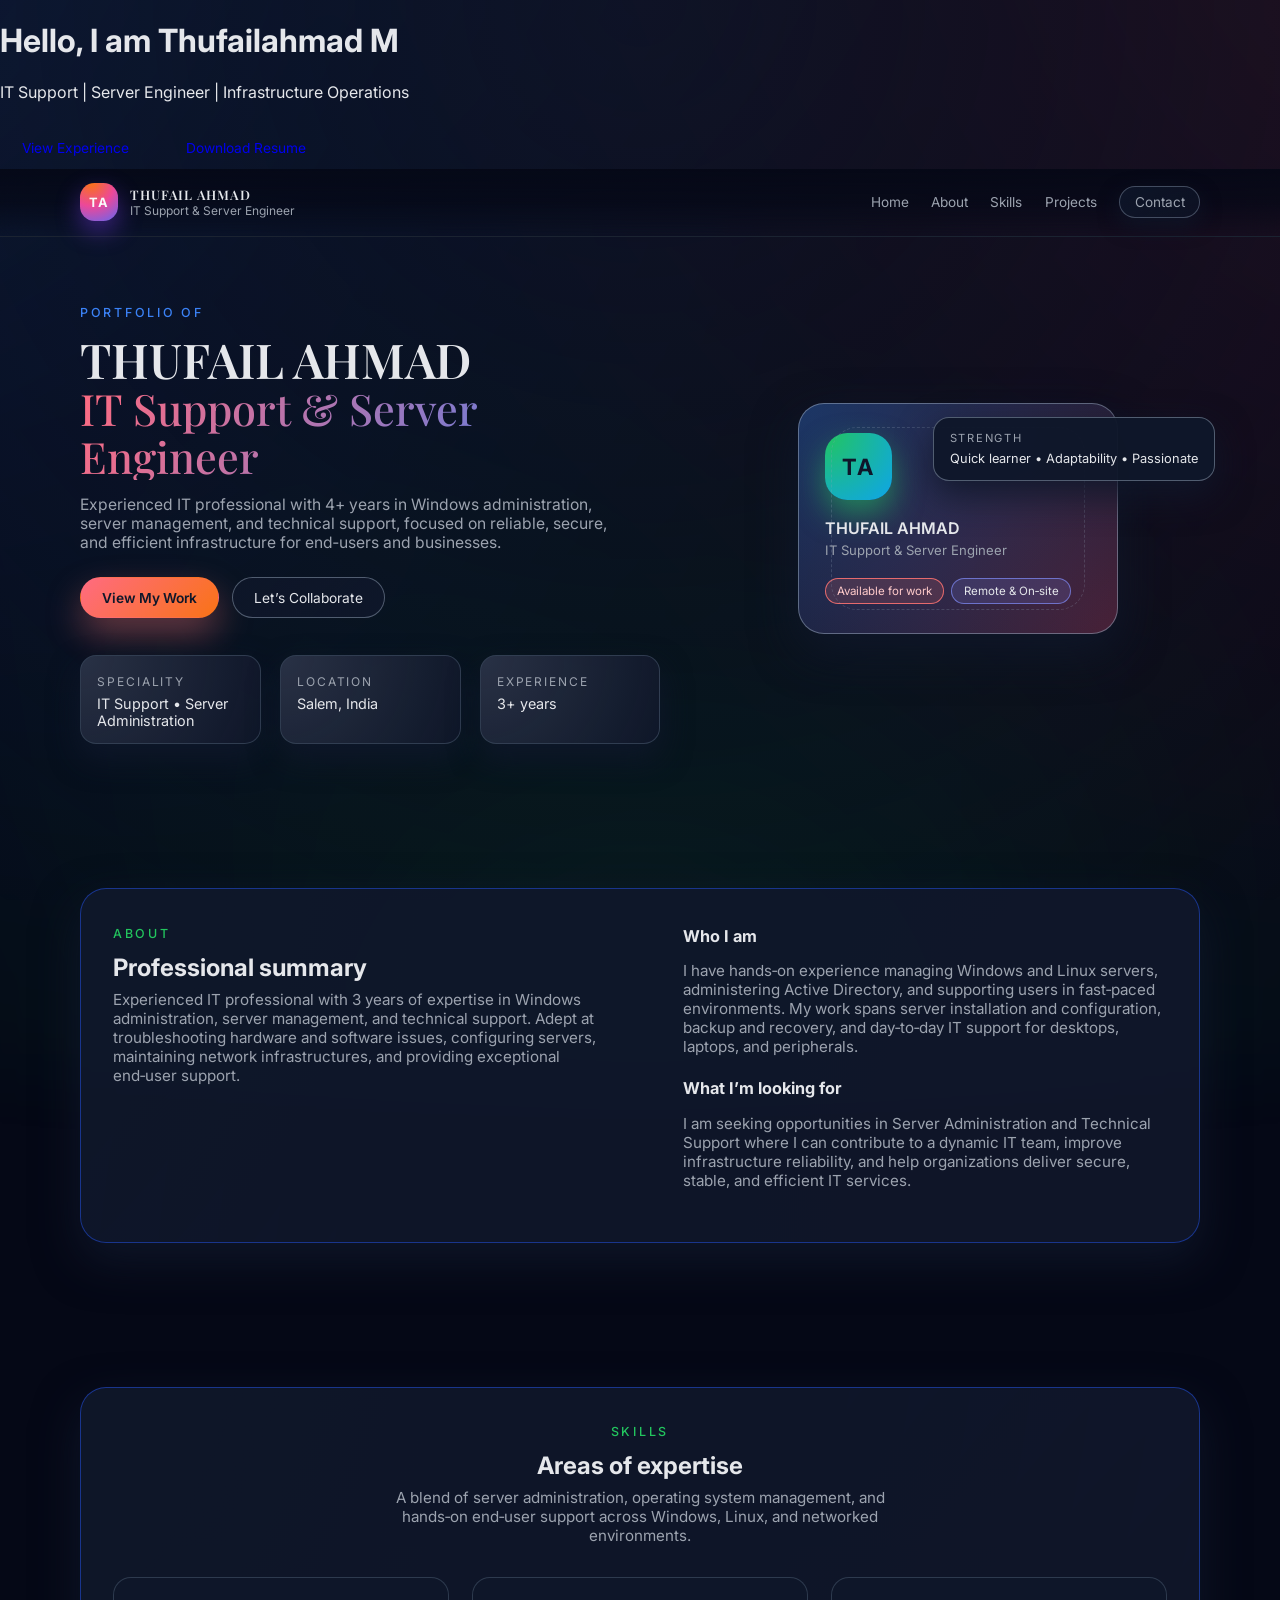
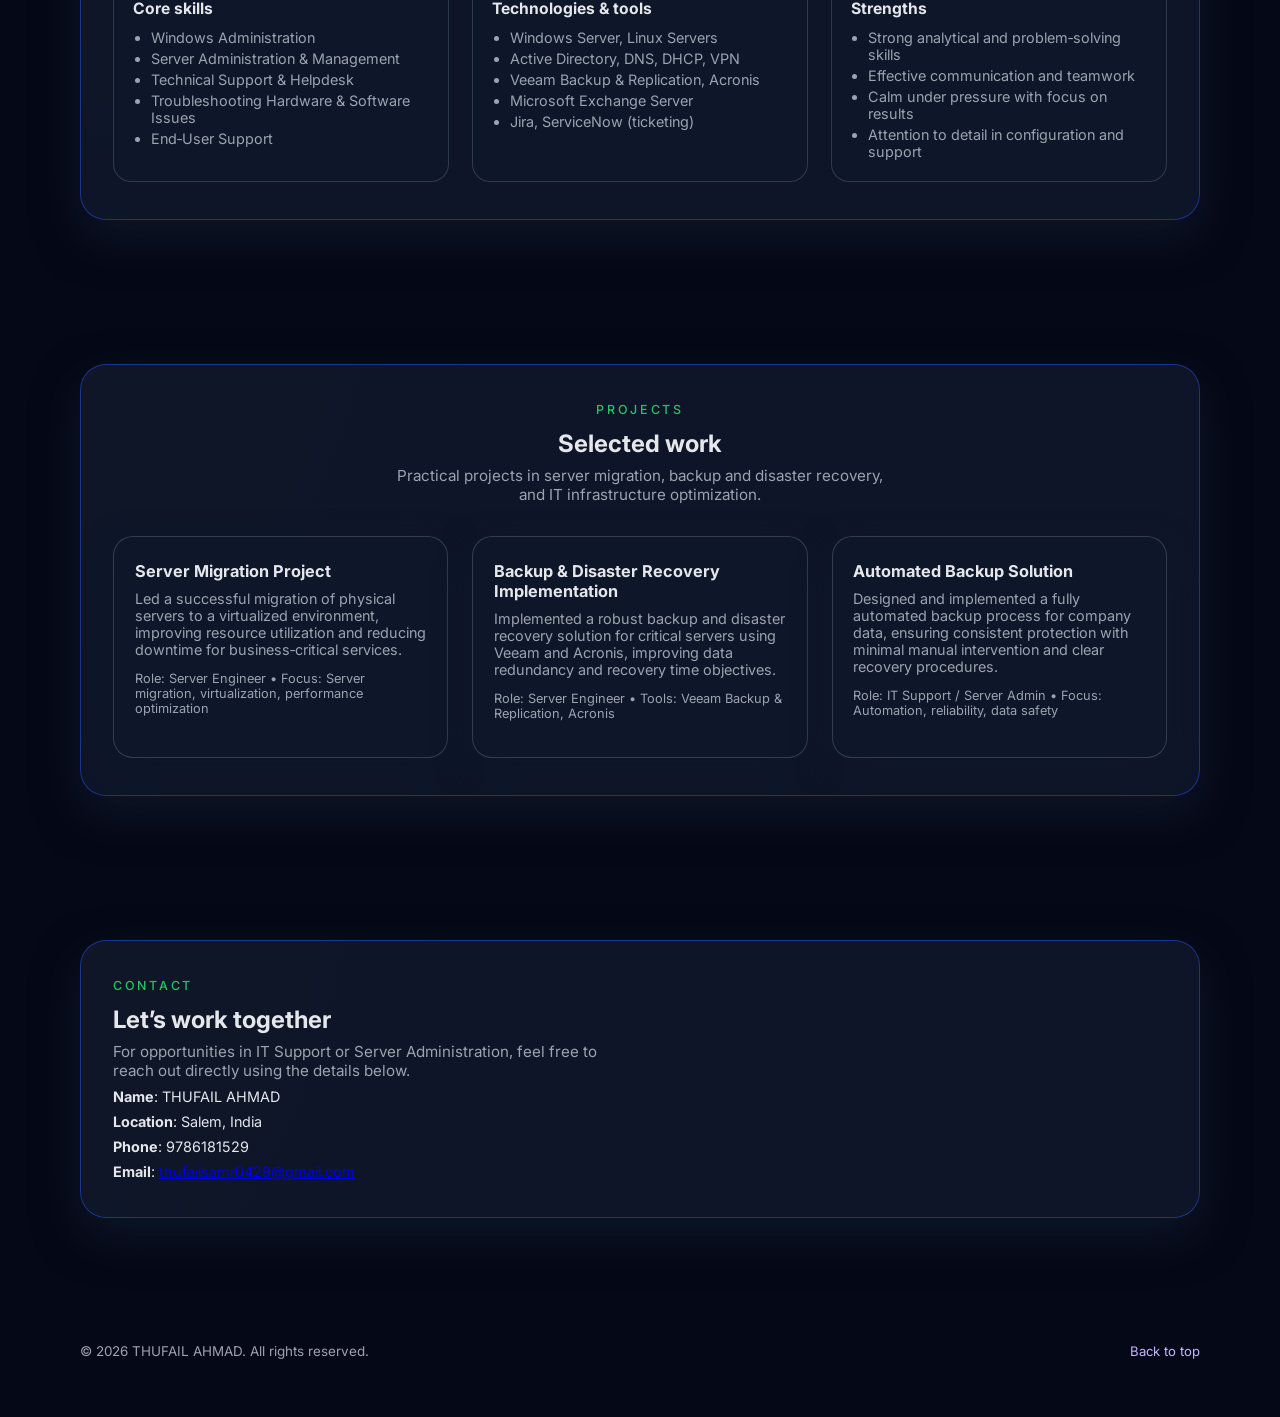
<file: index.html>
<!DOCTYPE html>
<html lang="en">
  <head>
    <meta charset="UTF-8" />
    <meta name="viewport" content="width=device-width, initial-scale=1.0" />
    <title>THUFAIL AHMAD | IT Support</title>
    <link rel="stylesheet" href="styles.css" />
    <link rel="preconnect" href="https://fonts.googleapis.com" />
    <link rel="preconnect" href="https://fonts.gstatic.com" crossorigin />
    <link
      href="https://fonts.googleapis.com/css2?family=Playfair+Display:wght@500;700&family=Inter:wght@300;400;500;600&display=swap"
      rel="stylesheet"
    />
  </head>
  <body>
    <div class="page-gradient"></div>
    <div class="hero-layout">
      <div class="hero-content reveal">
        <h1>Hello, I am <span>Thufailahmad M</span></h1>
        <p>IT Support | Server Engineer | Infrastructure Operations</p>
        <div class="hero-actions">
          <a class="btn" href="#experience">View Experience</a>
          <a class="btn btn-outline btn-download" href="./resume.html" download="Thufailahmad_M_Resume.html">Download Resume</a>
        </div>
      </div>

    <header class="site-header">
      <div class="container header-inner">
        <div class="brand">
          <span class="brand-mark">TA</span>
          <span class="brand-text">
            <span class="brand-name">THUFAIL AHMAD</span>
            <span class="brand-role">IT Support & Server Engineer</span>
          </span>
        </div>
        <nav class="nav">
          <a href="#hero" class="nav-link">Home</a>
          <a href="#about" class="nav-link">About</a>
          <a href="#skills" class="nav-link">Skills</a>
          <a href="#projects" class="nav-link">Projects</a>
          <a href="#contact" class="nav-link nav-cta">Contact</a>
        </nav>
      </div>
    </header>

    <main>
      <section id="hero" class="section hero" data-section>
        <div class="container hero-inner">
          <div class="hero-text">
            <p class="eyebrow">Portfolio of</p>
            <h1 class="hero-title">
              THUFAIL AHMAD
              <span class="hero-highlight">IT Support & Server Engineer</span>
            </h1>
            <p class="hero-subtitle">
              Experienced IT professional with 4+ years in Windows administration, server
              management, and technical support, focused on reliable, secure, and efficient
              infrastructure for end‑users and businesses.
            </p>
            <div class="hero-actions">
              <a href="#projects" class="btn btn-primary">View My Work</a>
              <a href="#contact" class="btn btn-ghost">Let’s Collaborate</a>
            </div>
            <div class="hero-meta">
              <div class="meta-item">
                <span class="meta-label">Speciality</span>
                <span class="meta-value">IT Support • Server Administration</span>
              </div>
              <div class="meta-item">
                <span class="meta-label">Location</span>
                <span class="meta-value">Salem, India</span>
              </div>
              <div class="meta-item">
                <span class="meta-label">Experience</span>
                <span class="meta-value">3+ years</span>
              </div>
            </div>
          </div>
          <div class="hero-visual">
            <div class="profile-card">
              <div class="profile-ring"></div>
              <div class="profile-avatar">
                <span class="avatar-initials">TA</span>
              </div>
              <div class="profile-info">
                <p class="profile-name">THUFAIL AHMAD</p>
                <p class="profile-title">IT Support & Server Engineer</p>
              </div>
              <div class="profile-tags">
                <span class="tag tag-accent">Available for work</span>
                <span class="tag tag-soft">Remote & On‑site</span>
              </div>
            </div>
            <div class="floating-card floating-card-1">
              <span class="floating-label">Strength</span>
              <span class="floating-value">Quick learner • Adaptability • Passionate</span>
            </div>
            
          </div>
        </div>
      </section>

      <section id="about" class="section about" data-section>
        <div class="container section-inner two-column">
          <div class="section-header">
            <p class="section-eyebrow">About</p>
            <h2 class="section-title">Professional summary</h2>
            <p class="section-description">
              Experienced IT professional with 3 years of expertise in Windows administration,
              server management, and technical support. Adept at troubleshooting hardware and
              software issues, configuring servers, maintaining network infrastructures, and
              providing exceptional end‑user support.
            </p>
          </div>
          <div class="section-body">
            <div class="about-block">
              <h3>Who I am</h3>
              <p>
                I have hands‑on experience managing Windows and Linux servers, administering
                Active Directory, and supporting users in fast‑paced environments. My work
                spans server installation and configuration, backup and recovery, and day‑to‑day
                IT support for desktops, laptops, and peripherals.
              </p>
            </div>
            <div class="about-block">
              <h3>What I’m looking for</h3>
              <p>
                I am seeking opportunities in Server Administration and Technical Support where
                I can contribute to a dynamic IT team, improve infrastructure reliability, and
                help organizations deliver secure, stable, and efficient IT services.
              </p>
            </div>
          </div>
        </div>
      </section>

      <section id="skills" class="section skills" data-section>
        <div class="container section-inner">
          <div class="section-header center">
            <p class="section-eyebrow">Skills</p>
            <h2 class="section-title">Areas of expertise</h2>
            <p class="section-description">
              A blend of server administration, operating system management, and hands‑on
              end‑user support across Windows, Linux, and networked environments.
            </p>
          </div>
          <div class="skills-grid">
            <article class="skill-card">
              <h3>Core skills</h3>
              <ul>
                <li>Windows Administration</li>
                <li>Server Administration & Management</li>
                <li>Technical Support & Helpdesk</li>
                <li>Troubleshooting Hardware & Software Issues</li>
                <li>End‑User Support</li>
              </ul>
            </article>
            <article class="skill-card">
              <h3>Technologies & tools</h3>
              <ul>
                <li>Windows Server, Linux Servers</li>
                <li>Active Directory, DNS, DHCP, VPN</li>
                <li>Veeam Backup & Replication, Acronis</li>
                <li>Microsoft Exchange Server</li>
                <li>Jira, ServiceNow (ticketing)</li>
              </ul>
            </article>
            <article class="skill-card">
              <h3>Strengths</h3>
              <ul>
                <li>Strong analytical and problem‑solving skills</li>
                <li>Effective communication and teamwork</li>
                <li>Calm under pressure with focus on results</li>
                <li>Attention to detail in configuration and support</li>
              </ul>
            </article>
          </div>
        </div>
      </section>

      <section id="projects" class="section projects" data-section>
        <div class="container section-inner">
          <div class="section-header center">
            <p class="section-eyebrow">Projects</p>
            <h2 class="section-title">Selected work</h2>
            <p class="section-description">
              Practical projects in server migration, backup and disaster recovery, and IT
              infrastructure optimization.
            </p>
          </div>
          <div class="projects-grid">
            <article class="project-card">
              
              <h3>Server Migration Project</h3>
              <p class="project-description">
                Led a successful migration of physical servers to a virtualized environment,
                improving resource utilization and reducing downtime for business‑critical
                services.
              </p>
              <p class="project-role">
                Role: Server Engineer • Focus: Server migration, virtualization, performance
                optimization
              </p>
            </article>
            <article class="project-card">
              <h3>Backup & Disaster Recovery Implementation</h3>
              <p class="project-description">
                Implemented a robust backup and disaster recovery solution for critical servers
                using Veeam and Acronis, improving data redundancy and recovery time
                objectives.
              </p>
              <p class="project-role">
                Role: Server Engineer • Tools: Veeam Backup & Replication, Acronis
              </p>
            </article>
            <article class="project-card">
              <h3>Automated Backup Solution</h3>
              <p class="project-description">
                Designed and implemented a fully automated backup process for company data,
                ensuring consistent protection with minimal manual intervention and clear
                recovery procedures.
              </p>
              <p class="project-role">
                Role: IT Support / Server Admin • Focus: Automation, reliability, data safety
              </p>
            </article>
          </div>
        </div>
      </section>

      <section id="contact" class="section contact" data-section>
        <div class="container section-inner two-column">
          <div class="section-header">
            <p class="section-eyebrow">Contact</p>
            <h2 class="section-title">Let’s work together</h2>
            <p class="section-description">
              For opportunities in IT Support or Server Administration, feel free to reach
              out directly using the details below.
            </p>
            <div class="contact-details">
              <p><strong>Name</strong>: THUFAIL AHMAD</p>
              <p><strong>Location</strong>: Salem, India</p>
              <p><strong>Phone</strong>: 9786181529</p>
              <p><strong>Email</strong>: <a href="mailto:thufailsamr0429@gmail.com">thufailsamr0429@gmail.com</a></p>
            </div>
          </div>
          
              <p class="form-note">
               
              </p>
            </form>
          </div>
        </div>
      </section>
    </main>

    <footer class="site-footer">
      <div class="container footer-inner">
        <p class="footer-text">
          © <span id="year"></span> THUFAIL AHMAD. All rights reserved.
        </p>
        <div class="footer-links">
          <a href="#hero" class="footer-link">Back to top</a>
        </div>
      </div>
    </footer>

    <script src="script.js"></script>
  </body>
</html>
</file>
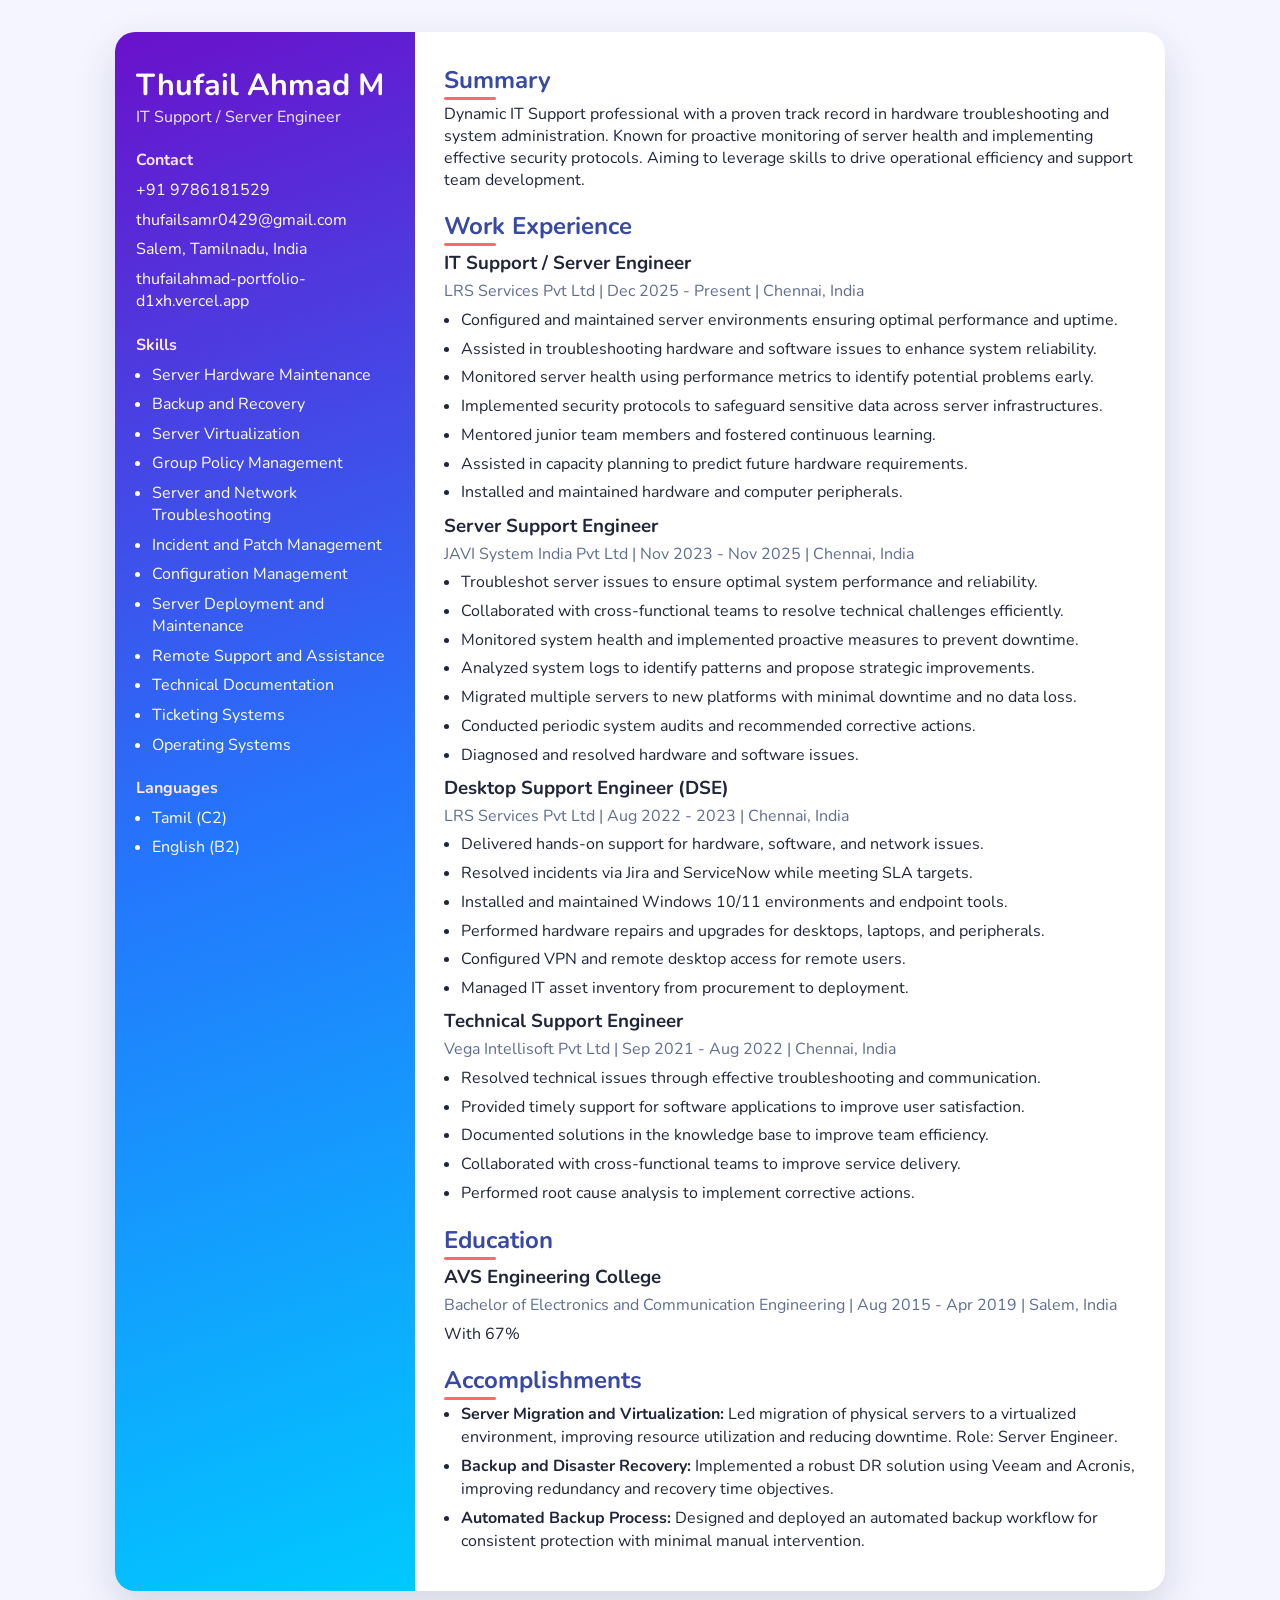
<file: resume.html>
<!DOCTYPE html>
<html lang="en">
<head>
  <meta charset="UTF-8">
  <meta name="viewport" content="width=device-width, initial-scale=1.0">
  <title>Thufail Ahmad M | Resume</title>
  <link rel="stylesheet" href="resume.css">
  <link rel="preconnect" href="https://fonts.googleapis.com">
  <link rel="preconnect" href="https://fonts.gstatic.com" crossorigin>
  <link href="https://fonts.googleapis.com/css2?family=Nunito:wght@400;600;700;800&display=swap" rel="stylesheet">
</head>
<body>
  <div class="resume-wrapper">
    <aside class="sidebar">
      <h1>Thufail Ahmad M</h1>
      <p class="role">IT Support / Server Engineer</p>

      <section>
        <h2>Contact</h2>
        <p>+91 9786181529</p>
        <p>thufailsamr0429@gmail.com</p>
        <p>Salem, Tamilnadu, India</p>
        <p>thufailahmad-portfolio-d1xh.vercel.app</p>
      </section>

      <section>
        <h2>Skills</h2>
        <ul>
          <li>Server Hardware Maintenance</li>
          <li>Backup and Recovery</li>
          <li>Server Virtualization</li>
          <li>Group Policy Management</li>
          <li>Server and Network Troubleshooting</li>
          <li>Incident and Patch Management</li>
          <li>Configuration Management</li>
          <li>Server Deployment and Maintenance</li>
          <li>Remote Support and Assistance</li>
          <li>Technical Documentation</li>
          <li>Ticketing Systems</li>
          <li>Operating Systems</li>
        </ul>
      </section>

      <section>
        <h2>Languages</h2>
        <ul>
          <li>Tamil (C2)</li>
          <li>English (B2)</li>
        </ul>
      </section>
    </aside>

    <main class="content">
      <section>
        <h2>Summary</h2>
        <p>
          Dynamic IT Support professional with a proven track record in hardware
          troubleshooting and system administration. Known for proactive monitoring of
          server health and implementing effective security protocols. Aiming to leverage
          skills to drive operational efficiency and support team development.
        </p>
      </section>

      <section>
        <h2>Work Experience</h2>
        <article>
          <h3>IT Support / Server Engineer</h3>
          <p class="meta">LRS Services Pvt Ltd | Dec 2025 - Present | Chennai, India</p>
          <ul>
            <li>Configured and maintained server environments ensuring optimal performance and uptime.</li>
            <li>Assisted in troubleshooting hardware and software issues to enhance system reliability.</li>
            <li>Monitored server health using performance metrics to identify potential problems early.</li>
            <li>Implemented security protocols to safeguard sensitive data across server infrastructures.</li>
            <li>Mentored junior team members and fostered continuous learning.</li>
            <li>Assisted in capacity planning to predict future hardware requirements.</li>
            <li>Installed and maintained hardware and computer peripherals.</li>
          </ul>
        </article>
        <article>
          <h3>Server Support Engineer</h3>
          <p class="meta">JAVI System India Pvt Ltd | Nov 2023 - Nov 2025 | Chennai, India</p>
          <ul>
            <li>Troubleshot server issues to ensure optimal system performance and reliability.</li>
            <li>Collaborated with cross-functional teams to resolve technical challenges efficiently.</li>
            <li>Monitored system health and implemented proactive measures to prevent downtime.</li>
            <li>Analyzed system logs to identify patterns and propose strategic improvements.</li>
            <li>Migrated multiple servers to new platforms with minimal downtime and no data loss.</li>
            <li>Conducted periodic system audits and recommended corrective actions.</li>
            <li>Diagnosed and resolved hardware and software issues.</li>
          </ul>
        </article>
        <article>
          <h3>Desktop Support Engineer (DSE)</h3>
          <p class="meta">LRS Services Pvt Ltd | Aug 2022 - 2023 | Chennai, India</p>
          <ul>
            <li>Delivered hands-on support for hardware, software, and network issues.</li>
            <li>Resolved incidents via Jira and ServiceNow while meeting SLA targets.</li>
            <li>Installed and maintained Windows 10/11 environments and endpoint tools.</li>
            <li>Performed hardware repairs and upgrades for desktops, laptops, and peripherals.</li>
            <li>Configured VPN and remote desktop access for remote users.</li>
            <li>Managed IT asset inventory from procurement to deployment.</li>
          </ul>
        </article>
        <article>
          <h3>Technical Support Engineer</h3>
          <p class="meta">Vega Intellisoft Pvt Ltd | Sep 2021 - Aug 2022 | Chennai, India</p>
          <ul>
            <li>Resolved technical issues through effective troubleshooting and communication.</li>
            <li>Provided timely support for software applications to improve user satisfaction.</li>
            <li>Documented solutions in the knowledge base to improve team efficiency.</li>
            <li>Collaborated with cross-functional teams to improve service delivery.</li>
            <li>Performed root cause analysis to implement corrective actions.</li>
          </ul>
        </article>
      </section>

      <section>
        <h2>Education</h2>
        <article>
          <h3>AVS Engineering College</h3>
          <p class="meta">Bachelor of Electronics and Communication Engineering | Aug 2015 - Apr 2019 | Salem, India</p>
          <p>With 67%</p>
        </article>
      </section>

      <section>
        <h2>Accomplishments</h2>
        <ul>
          <li>
            <strong>Server Migration and Virtualization:</strong> Led migration of physical servers to a virtualized environment,
            improving resource utilization and reducing downtime. Role: Server Engineer.
          </li>
          <li>
            <strong>Backup and Disaster Recovery:</strong> Implemented a robust DR solution using Veeam and Acronis,
            improving redundancy and recovery time objectives.
          </li>
          <li>
            <strong>Automated Backup Process:</strong> Designed and deployed an automated backup workflow for consistent
            protection with minimal manual intervention.
          </li>
        </ul>
      </section>
    </main>
  </div>
</body>
</html>
</file>
<file: styles.css>
:root {
  --bg: #050816;
  --bg-elevated: #0b1020;
  --bg-soft: #10172f;
  --accent: #ff6b81;
  --accent-soft: rgba(255, 107, 129, 0.12);
  --accent-2: #3b82f6;
  --accent-2-soft: rgba(59, 130, 246, 0.12);
  --accent-3: #22c55e;
  --text-main: #e5e7eb;
  --text-soft: #9ca3af;
  --border-subtle: rgba(148, 163, 184, 0.35);
  --shadow-soft: 0 18px 45px rgba(15, 23, 42, 0.9);
  --radius-lg: 18px;
  --radius-pill: 999px;
  --transition-fast: 180ms ease-out;
  --transition-med: 260ms ease-out;
}

*,
*::before,
*::after {
  box-sizing: border-box;
}

html,
body {
  margin: 0;
  padding: 0;
  scroll-behavior: smooth;
}

body {
  min-height: 100vh;
  font-family: "Inter", system-ui, -apple-system, BlinkMacSystemFont, "Segoe UI",
    sans-serif;
  color: var(--text-main);
  background-color: var(--bg);
  position: relative;
  overflow-x: hidden;
}

.page-gradient {
  position: fixed;
  inset: -20%;
  background:
    radial-gradient(circle at top left, rgba(59, 130, 246, 0.25), transparent 55%),
    radial-gradient(circle at top right, rgba(244, 63, 94, 0.22), transparent 55%),
    radial-gradient(circle at bottom, rgba(34, 197, 94, 0.18), transparent 55%);
  opacity: 0.7;
  filter: blur(40px);
  z-index: -2;
}

body::before {
  content: "";
  position: fixed;
  inset: 0;
  background: radial-gradient(circle at top, rgba(15, 23, 42, 0.6), transparent);
  z-index: -1;
}

.container {
  width: min(1120px, 100% - 3rem);
  margin-inline: auto;
}

.site-header {
  position: sticky;
  top: 0;
  z-index: 10;
  backdrop-filter: blur(18px);
  background: linear-gradient(
    to bottom,
    rgba(5, 8, 22, 0.9),
    rgba(5, 8, 22, 0.7),
    transparent
  );
  border-bottom: 1px solid rgba(31, 41, 55, 0.85);
}

.header-inner {
  display: flex;
  align-items: center;
  justify-content: space-between;
  padding-block: 0.9rem;
}

.brand {
  display: flex;
  align-items: center;
  gap: 0.75rem;
}

.brand-mark {
  display: inline-flex;
  align-items: center;
  justify-content: center;
  width: 2.4rem;
  height: 2.4rem;
  border-radius: 0.9rem;
  background: radial-gradient(circle at 30% 0%, #f97316, #ec4899 50%, #6366f1);
  color: #f9fafb;
  font-weight: 700;
  letter-spacing: 0.08em;
  font-size: 0.8rem;
  box-shadow: 0 10px 25px rgba(124, 58, 237, 0.45);
}

.brand-text {
  display: flex;
  flex-direction: column;
}

.brand-name {
  font-family: "Playfair Display", "Times New Roman", serif;
  font-weight: 600;
  letter-spacing: 0.06em;
  text-transform: uppercase;
  font-size: 0.82rem;
}

.brand-role {
  font-size: 0.75rem;
  color: var(--text-soft);
}

.nav {
  display: flex;
  gap: 1.4rem;
  align-items: center;
}

.nav-link {
  font-size: 0.85rem;
  color: var(--text-soft);
  text-decoration: none;
  padding: 0.35rem 0;
  position: relative;
  transition: color var(--transition-fast);
}

.nav-link::after {
  content: "";
  position: absolute;
  left: 0;
  bottom: -0.35rem;
  width: 0;
  height: 2px;
  border-radius: 999px;
  background: linear-gradient(to right, var(--accent), var(--accent-2));
  transition: width var(--transition-med);
}

.nav-link:hover,
.nav-link:focus-visible {
  color: #f9fafb;
}

.nav-link:hover::after,
.nav-link:focus-visible::after {
  width: 50%;
}

.nav-cta {
  padding-inline: 0.9rem;
  padding-block: 0.45rem;
  border-radius: 999px;
  border: 1px solid rgba(148, 163, 184, 0.4);
  background: linear-gradient(
    135deg,
    rgba(15, 23, 42, 0.9),
    rgba(15, 23, 42, 0.6)
  );
  box-shadow: 0 8px 20px rgba(15, 23, 42, 0.75);
}

.nav-cta::after {
  display: none;
}

.nav-cta:hover {
  border-color: rgba(248, 250, 252, 0.55);
  transform: translateY(-1px);
}

.section {
  padding-block: 4.5rem;
}

.hero {
  padding-top: 3.5rem;
}

.hero-inner {
  display: grid;
  grid-template-columns: minmax(0, 1.2fr) minmax(0, 1fr);
  gap: 3.5rem;
  align-items: center;
}

.eyebrow {
  font-size: 0.78rem;
  letter-spacing: 0.22em;
  text-transform: uppercase;
  color: var(--accent-2);
  font-weight: 500;
}

.hero-title {
  margin: 0.6rem 0 0.75rem;
  font-family: "Playfair Display", "Times New Roman", serif;
  font-weight: 600;
  font-size: clamp(2.3rem, 4vw, 3rem);
  line-height: 1.1;
}

.hero-highlight {
  display: block;
  font-size: 0.9em;
  font-weight: 500;
  background: linear-gradient(120deg, var(--accent), var(--accent-2));
  -webkit-background-clip: text;
  background-clip: text;
  color: transparent;
}

.hero-subtitle {
  margin: 0;
  margin-top: 0.9rem;
  color: var(--text-soft);
  font-size: 0.98rem;
  max-width: 34rem;
}

.hero-actions {
  display: flex;
  flex-wrap: wrap;
  gap: 0.85rem;
  margin-top: 1.6rem;
}

.btn {
  display: inline-flex;
  align-items: center;
  justify-content: center;
  padding: 0.72rem 1.3rem;
  font-size: 0.86rem;
  border-radius: var(--radius-pill);
  border: 1px solid transparent;
  cursor: pointer;
  text-decoration: none;
  transition:
    background-color var(--transition-med),
    border-color var(--transition-med),
    color var(--transition-med),
    transform var(--transition-fast),
    box-shadow var(--transition-fast);
  white-space: nowrap;
}

.btn-primary {
  background: linear-gradient(135deg, var(--accent), #f97316);
  color: #0f172a;
  font-weight: 600;
  box-shadow: 0 16px 35px rgba(248, 113, 113, 0.4);
}

.btn-primary:hover {
  transform: translateY(-1px);
  box-shadow: 0 22px 45px rgba(248, 113, 113, 0.55);
}

.btn-ghost {
  border-color: rgba(148, 163, 184, 0.5);
  color: var(--text-main);
  background: linear-gradient(
    135deg,
    rgba(15, 23, 42, 0.8),
    rgba(15, 23, 42, 0.95)
  );
}

.btn-ghost:hover {
  border-color: rgba(248, 250, 252, 0.7);
  background: linear-gradient(
    135deg,
    rgba(15, 23, 42, 0.95),
    rgba(15, 23, 42, 0.9)
  );
}

.full-width {
  width: 100%;
}

.hero-meta {
  display: grid;
  grid-template-columns: repeat(3, minmax(0, 1fr));
  gap: 1.2rem;
  margin-top: 2.3rem;
}

.meta-item {
  padding: 0.85rem 1rem;
  border-radius: 16px;
  background: radial-gradient(circle at top left, rgba(148, 163, 184, 0.2), transparent),
    rgba(15, 23, 42, 0.95);
  border: 1px solid rgba(51, 65, 85, 0.9);
  box-shadow: 0 14px 30px rgba(15, 23, 42, 0.95);
}

.meta-label {
  font-size: 0.75rem;
  text-transform: uppercase;
  letter-spacing: 0.16em;
  color: var(--text-soft);
}

.meta-value {
  display: block;
  margin-top: 0.35rem;
  font-size: 0.9rem;
}

.hero-visual {
  position: relative;
  display: flex;
  align-items: center;
  justify-content: center;
}

.profile-card {
  position: relative;
  width: 100%;
  max-width: 320px;
  padding: 1.8rem 1.6rem;
  border-radius: 26px;
  background: radial-gradient(circle at top left, rgba(59, 130, 246, 0.3), transparent)
      border-box,
    radial-gradient(circle at bottom right, rgba(244, 63, 94, 0.25), transparent)
      border-box,
    rgba(15, 23, 42, 0.96);
  border: 1px solid rgba(148, 163, 184, 0.55);
  box-shadow: 0 18px 45px rgba(15, 23, 42, 0.9);
  overflow: hidden;
}

.profile-ring {
  position: absolute;
  inset: 10%;
  border-radius: inherit;
  border: 1px dashed rgba(148, 163, 184, 0.45);
  opacity: 0.55;
}

.profile-avatar {
  width: 4.2rem;
  height: 4.2rem;
  border-radius: 1.4rem;
  background: radial-gradient(circle at top left, #22c55e, #0ea5e9);
  display: flex;
  align-items: center;
  justify-content: center;
  color: #0f172a;
  font-weight: 700;
  font-size: 1.4rem;
  box-shadow: 0 14px 30px rgba(34, 197, 94, 0.55);
  margin-bottom: 1.1rem;
}

.avatar-initials {
  letter-spacing: 0.08em;
}

.profile-info {
  position: relative;
  z-index: 1;
}

.profile-name {
  margin: 0;
  font-weight: 600;
}

.profile-title {
  margin: 0.25rem 0 0;
  font-size: 0.82rem;
  color: var(--text-soft);
}

.profile-tags {
  display: flex;
  flex-wrap: wrap;
  gap: 0.45rem;
  margin-top: 1.3rem;
}

.tag {
  font-size: 0.72rem;
  padding: 0.3rem 0.7rem;
  border-radius: 999px;
  border: 1px solid rgba(148, 163, 184, 0.55);
  background: rgba(15, 23, 42, 0.85);
}

.tag-accent {
  border-color: rgba(248, 113, 113, 0.9);
  background: rgba(248, 113, 113, 0.16);
  color: #fecaca;
}

.tag-soft {
  border-color: rgba(129, 140, 248, 0.7);
  background: rgba(129, 140, 248, 0.16);
}

.floating-card {
  position: absolute;
  min-width: 190px;
  padding: 0.85rem 1rem;
  border-radius: 16px;
  background: rgba(15, 23, 42, 0.96);
  border: 1px solid rgba(148, 163, 184, 0.5);
  box-shadow: 0 14px 35px rgba(15, 23, 42, 0.9);
  font-size: 0.8rem;
}

.floating-card-1 {
  top: 6%;
  right: -3%;
}

.floating-card-2 {
  bottom: 0;
  left: -4%;
}

.floating-label {
  display: block;
  text-transform: uppercase;
  letter-spacing: 0.16em;
  font-size: 0.7rem;
  color: var(--text-soft);
}

.floating-value {
  display: block;
  margin-top: 0.35rem;
}

.section-inner {
  background: rgba(15, 23, 42, 0.9);
  border-radius: 26px;
  padding: 2.3rem 2rem;
  border: 1px solid rgba(30, 64, 175, 0.75);
  box-shadow: var(--shadow-soft);
  position: relative;
  overflow: hidden;
}

.section-inner::before {
  content: "";
  position: absolute;
  inset: -40%;
  background: radial-gradient(circle at top left, rgba(56, 189, 248, 0.14), transparent),
    radial-gradient(circle at bottom right, rgba(244, 114, 182, 0.14), transparent);
  opacity: 0.9;
  z-index: -1;
}

.two-column {
  display: grid;
  grid-template-columns: minmax(0, 1.1fr) minmax(0, 1fr);
  gap: 2.3rem;
}

.section-header {
  max-width: 32rem;
}

.section-header.center {
  text-align: center;
  margin-inline: auto;
}

.section-eyebrow {
  font-size: 0.78rem;
  letter-spacing: 0.22em;
  text-transform: uppercase;
  color: var(--accent-3);
  font-weight: 500;
  margin: 0;
}

.section-title {
  margin: 0.75rem 0 0.5rem;
  font-size: 1.5rem;
}

.section-description {
  margin: 0;
  color: var(--text-soft);
  font-size: 0.95rem;
}

.section-body {
  font-size: 0.95rem;
  color: var(--text-soft);
}

.about-block + .about-block {
  margin-top: 1.4rem;
}

.about-block h3 {
  margin: 0 0 0.35rem;
  font-size: 1.02rem;
  color: #e5e7eb;
}

.skills-grid {
  margin-top: 2rem;
  display: grid;
  grid-template-columns: repeat(3, minmax(0, 1fr));
  gap: 1.4rem;
}

.skill-card {
  padding: 1.3rem 1.2rem;
  border-radius: 18px;
  background: rgba(15, 23, 42, 0.94);
  border: 1px solid rgba(51, 65, 85, 0.85);
}

.skill-card h3 {
  margin: 0 0 0.7rem;
  font-size: 0.98rem;
}

.skill-card ul {
  margin: 0;
  padding-left: 1.1rem;
  font-size: 0.9rem;
  color: var(--text-soft);
}

.skill-card li + li {
  margin-top: 0.25rem;
}

.projects-grid {
  margin-top: 2rem;
  display: grid;
  grid-template-columns: repeat(3, minmax(0, 1fr));
  gap: 1.5rem;
}

.project-card {
  position: relative;
  padding: 1.5rem 1.3rem;
  border-radius: 20px;
  background: rgba(15, 23, 42, 0.95);
  border: 1px solid rgba(51, 65, 85, 0.95);
  box-shadow: 0 14px 35px rgba(15, 23, 42, 0.95);
  transition:
    transform var(--transition-med),
    box-shadow var(--transition-med),
    border-color var(--transition-med),
    background var(--transition-med);
}

.project-card:hover {
  transform: translateY(-4px);
  border-color: rgba(96, 165, 250, 0.9);
  background: linear-gradient(
    145deg,
    rgba(15, 23, 42, 0.98),
    rgba(15, 23, 42, 0.9)
  );
  box-shadow: 0 22px 50px rgba(15, 23, 42, 0.98);
}

.project-chip {
  position: absolute;
  top: 0.9rem;
  right: 1rem;
  font-size: 0.68rem;
  text-transform: uppercase;
  letter-spacing: 0.16em;
  padding: 0.22rem 0.55rem;
  border-radius: 999px;
  background: var(--accent-soft);
  color: #fecaca;
  border: 1px solid rgba(248, 113, 113, 0.8);
}

.project-card h3 {
  margin: 0 0 0.55rem;
  font-size: 1.02rem;
}

.project-description {
  margin: 0;
  font-size: 0.9rem;
  color: var(--text-soft);
}

.project-role {
  margin: 0.85rem 0 0.75rem;
  font-size: 0.8rem;
  color: #9ca3af;
}

.project-links {
  display: flex;
  gap: 0.7rem;
  align-items: center;
}

.project-link {
  font-size: 0.82rem;
  color: #bfdbfe;
  text-decoration: none;
  display: inline-flex;
  align-items: center;
  gap: 0.25rem;
  position: relative;
}

.project-link::after {
  content: "";
  position: absolute;
  left: 0;
  bottom: -0.18rem;
  width: 100%;
  height: 1px;
  border-radius: 999px;
  background: rgba(191, 219, 254, 0.7);
  transform-origin: left;
  transform: scaleX(0);
  transition: transform var(--transition-med);
}

.project-card:hover .project-link::after {
  transform: scaleX(1);
}

.contact-details p {
  margin: 0.5rem 0 0;
  font-size: 0.9rem;
}

.contact-form {
  padding: 1.5rem 1.3rem;
  border-radius: 20px;
  background: rgba(15, 23, 42, 0.96);
  border: 1px solid rgba(51, 65, 85, 0.9);
}

.form-row {
  display: flex;
  flex-direction: column;
  gap: 0.35rem;
  margin-bottom: 0.9rem;
}

.form-row label {
  font-size: 0.82rem;
  color: var(--text-soft);
}

.form-row input,
.form-row textarea {
  border-radius: 12px;
  border: 1px solid rgba(75, 85, 99, 0.9);
  background: rgba(15, 23, 42, 0.98);
  color: var(--text-main);
  padding: 0.6rem 0.75rem;
  font-size: 0.88rem;
  font-family: inherit;
  outline: none;
  transition:
    border-color var(--transition-fast),
    box-shadow var(--transition-fast),
    background var(--transition-fast);
}

.form-row input::placeholder,
.form-row textarea::placeholder {
  color: rgba(148, 163, 184, 0.7);
}

.form-row input:focus-visible,
.form-row textarea:focus-visible {
  border-color: rgba(96, 165, 250, 0.95);
  box-shadow: 0 0 0 1px rgba(59, 130, 246, 0.75);
  background: rgba(15, 23, 42, 1);
}

.form-note {
  margin-top: 0.6rem;
  font-size: 0.8rem;
  color: var(--text-soft);
}

.site-footer {
  padding-block: 2.5rem 2.8rem;
}

.footer-inner {
  display: flex;
  justify-content: space-between;
  align-items: center;
  font-size: 0.84rem;
  color: var(--text-soft);
}

.footer-link {
  color: #c4b5fd;
  text-decoration: none;
  font-size: 0.82rem;
}

.footer-link:hover {
  text-decoration: underline;
}

[data-section] {
  opacity: 0;
  transform: translateY(28px);
  filter: blur(4px);
  transition:
    opacity 700ms ease-out,
    transform 700ms ease-out,
    filter 700ms ease-out;
}

[data-section].is-visible {
  opacity: 1;
  transform: translateY(0);
  filter: blur(0);
}

.profile-card {
  animation: float-card 9s ease-in-out infinite;
}

.floating-card-1 {
  animation: float-soft 11s ease-in-out infinite;
}

.floating-card-2 {
  animation: float-soft 10s ease-in-out infinite reverse;
}

@keyframes float-card {
  0%,
  100% {
    transform: translateY(0) translateX(0) rotate(0deg);
  }
  25% {
    transform: translateY(-6px) translateX(3px) rotate(0.4deg);
  }
  50% {
    transform: translateY(2px) translateX(-2px) rotate(-0.3deg);
  }
  75% {
    transform: translateY(-3px) translateX(1px) rotate(0.3deg);
  }
}

@keyframes float-soft {
  0%,
  100% {
    transform: translateY(0);
  }
  50% {
    transform: translateY(-10px);
  }
}

@media (max-width: 900px) {
  .header-inner {
    padding-block: 0.75rem;
  }

  .nav {
    gap: 0.9rem;
  }

  .hero-inner {
    grid-template-columns: minmax(0, 1fr);
  }

  .hero-visual {
    order: -1;
  }

  .hero {
    padding-top: 2.4rem;
  }

  .section-inner {
    padding: 1.9rem 1.4rem;
  }

  .two-column {
    grid-template-columns: minmax(0, 1fr);
  }

  .skills-grid,
  .projects-grid {
    grid-template-columns: minmax(0, 1fr) minmax(0, 1fr);
  }

  .hero-meta {
    grid-template-columns: repeat(2, minmax(0, 1fr));
  }
}

@media (max-width: 640px) {
  .container {
    width: min(100% - 2rem, 100%);
  }

  .nav {
    display: none;
  }

  .section {
    padding-block: 3.3rem;
  }

  .skills-grid,
  .projects-grid {
    grid-template-columns: minmax(0, 1fr);
  }

  .footer-inner {
    flex-direction: column;
    gap: 0.8rem;
    text-align: center;
  }

  .hero-meta {
    grid-template-columns: minmax(0, 1fr);
  }
}
</file>
<file: resume.css>
:root {
  --bg: #f4f5ff;
  --sidebar: linear-gradient(160deg, #6a11cb, #2575fc, #00c9ff);
  --text: #20253a;
  --light: #ffffff;
  --accent: #ff6b6b;
  --muted: #5f6d92;
}

* {
  box-sizing: border-box;
  margin: 0;
  padding: 0;
}

body {
  font-family: "Nunito", sans-serif;
  background: var(--bg);
  color: var(--text);
  padding: 2rem 1rem;
}

.resume-wrapper {
  width: min(1050px, 95%);
  margin: 0 auto;
  display: grid;
  grid-template-columns: 300px 1fr;
  border-radius: 20px;
  overflow: hidden;
  box-shadow: 0 16px 40px rgba(32, 37, 58, 0.15);
  background: var(--light);
}

.sidebar {
  background: var(--sidebar);
  color: var(--light);
  padding: 2rem 1.3rem;
}

.sidebar h1 {
  font-size: 1.9rem;
}

.role {
  margin-bottom: 1.2rem;
  color: rgba(255, 255, 255, 0.9);
}

.sidebar section {
  margin-top: 1.3rem;
}

.sidebar h2 {
  font-size: 1rem;
  margin-bottom: 0.5rem;
  color: #ffe8ff;
}

.sidebar ul {
  padding-left: 1rem;
}

.sidebar li,
.sidebar p {
  margin-bottom: 0.45rem;
  line-height: 1.4;
}

.content {
  padding: 2rem 1.8rem;
}

.content section + section {
  margin-top: 1.2rem;
}

.content h2 {
  color: #3748a5;
  margin-bottom: 0.45rem;
  position: relative;
}

.content h2::after {
  content: "";
  position: absolute;
  left: 0;
  bottom: -4px;
  width: 52px;
  height: 3px;
  background: var(--accent);
  border-radius: 20px;
}

.content h3 {
  margin-top: 0.5rem;
  margin-bottom: 0.25rem;
}

.meta {
  color: var(--muted);
  margin-bottom: 0.4rem;
}

.content ul {
  padding-left: 1.1rem;
}

.content li {
  margin-bottom: 0.35rem;
  line-height: 1.45;
}

@media (max-width: 820px) {
  .resume-wrapper {
    grid-template-columns: 1fr;
  }
}
</file>
